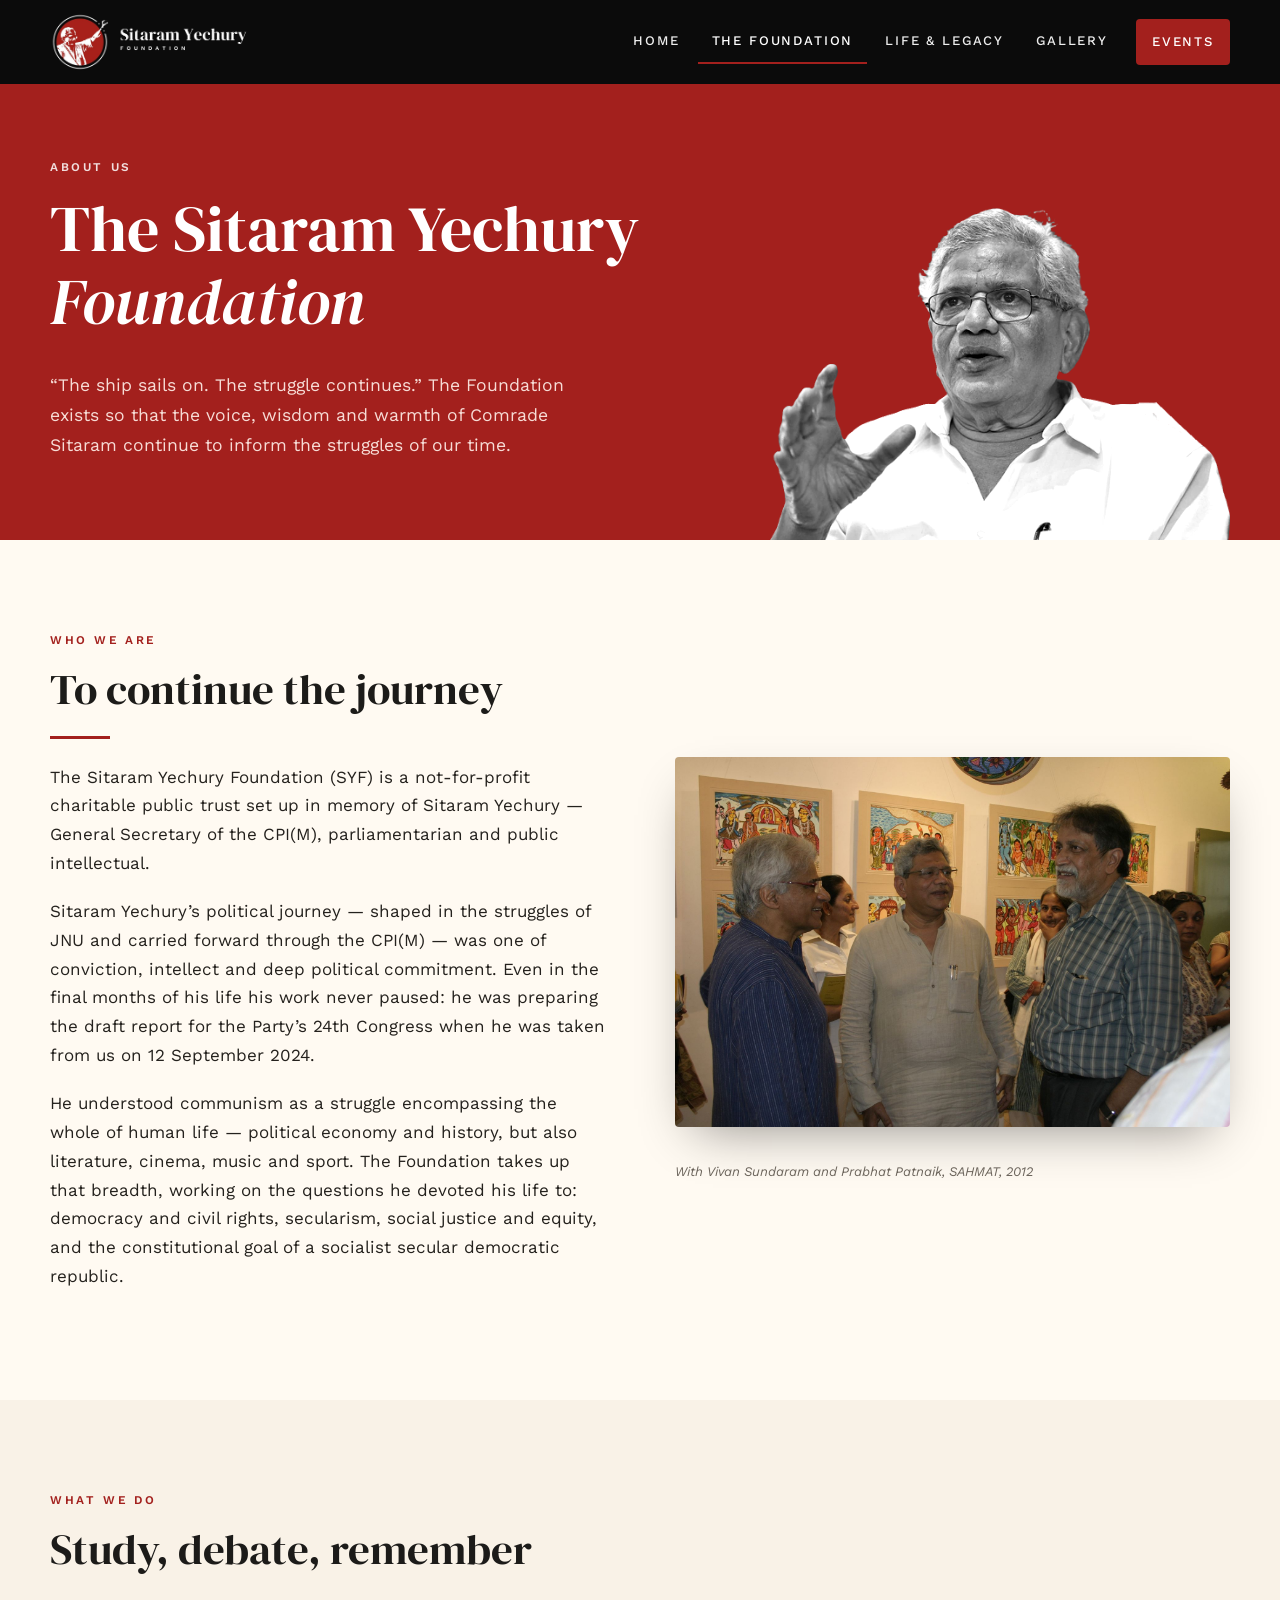
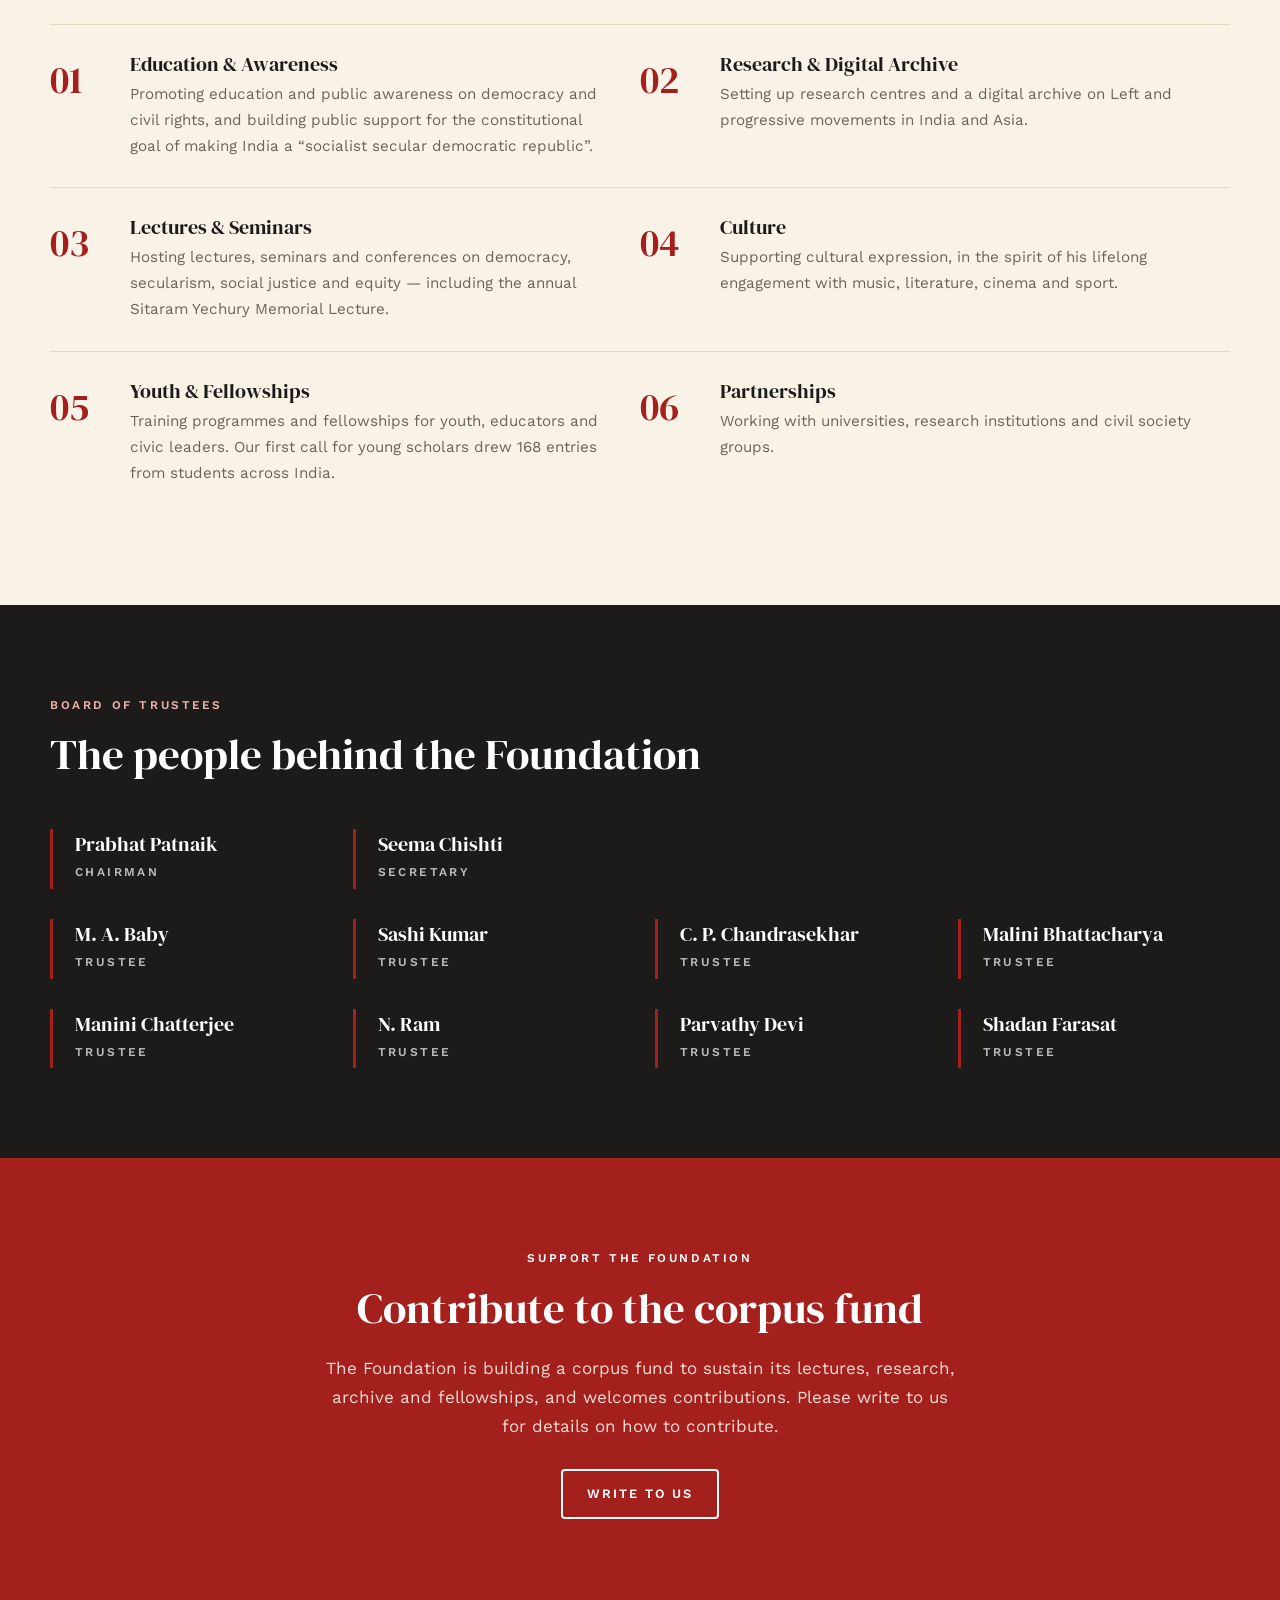
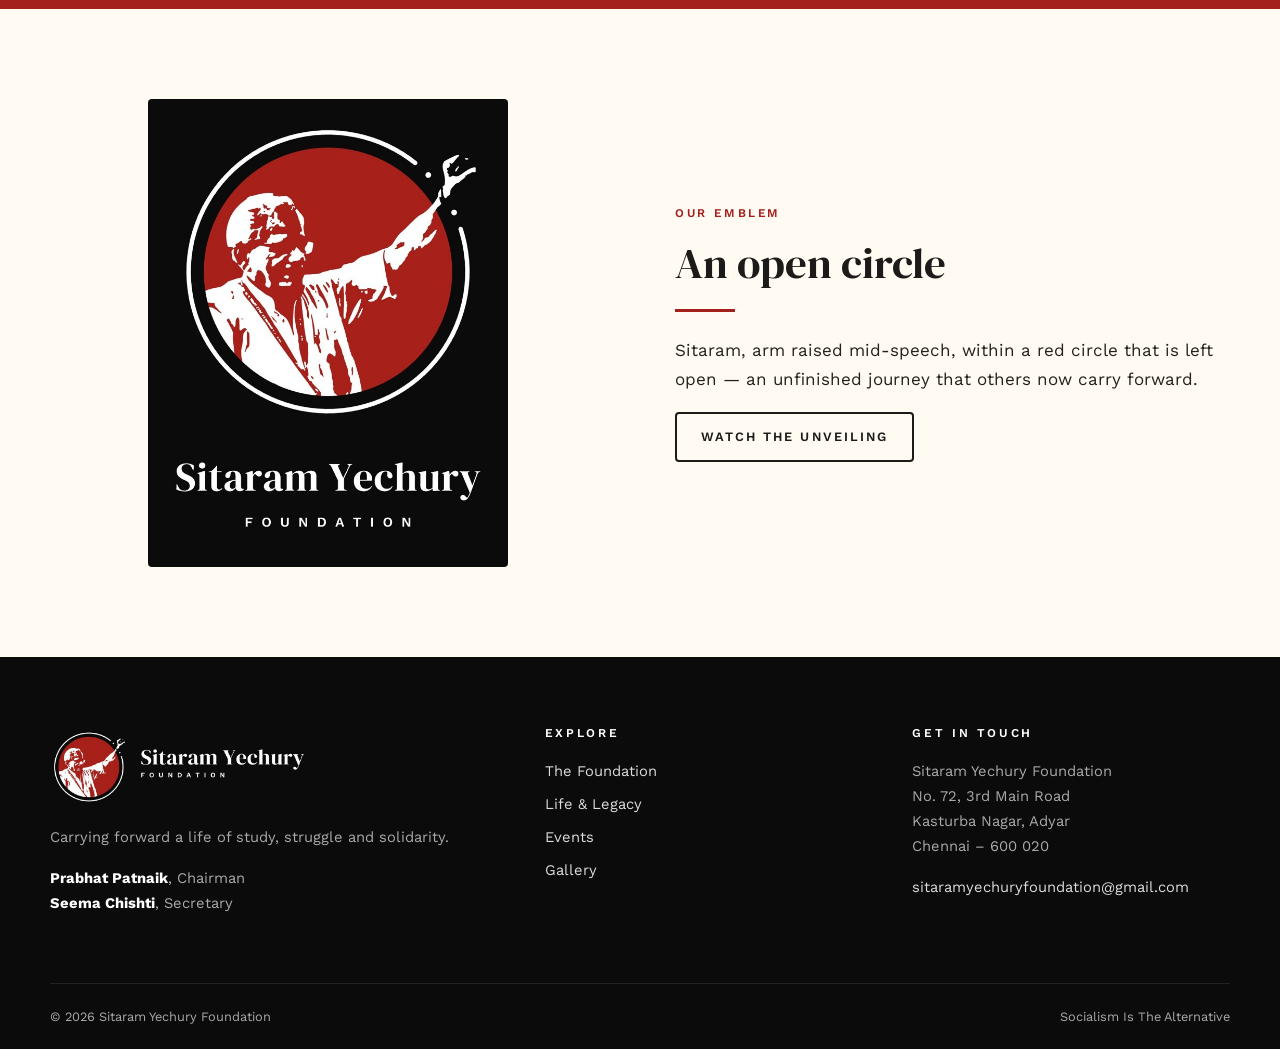
<file: about.html>
<!doctype html>
<html lang="en">
<head>
  <meta charset="utf-8">
  <meta name="viewport" content="width=device-width, initial-scale=1">
  <title>The Foundation · Sitaram Yechury Foundation</title>
  <meta name="description" content="About the Sitaram Yechury Foundation — its purpose, its work and the people behind it.">
  <meta name="theme-color" content="#0b0b0b">
  <link rel="icon" type="image/png" href="assets/img/favicon.png">
  <link rel="apple-touch-icon" href="assets/img/apple-touch-icon.png">
  <link rel="preconnect" href="https://fonts.googleapis.com">
  <link rel="preconnect" href="https://fonts.gstatic.com" crossorigin>
  <link href="https://fonts.googleapis.com/css2?family=DM+Serif+Display:ital@0;1&family=Work+Sans:wght@400;500;600;700&display=swap" rel="stylesheet">
  <link rel="stylesheet" href="assets/css/style.css">
</head>
<body>
<a class="skip" href="#main">Skip to content</a>

<header class="site-header">
  <div class="wrap">
    <a class="brand" href="index.html" aria-label="Sitaram Yechury Foundation — home"><img src="assets/img/logo-horizontal.jpg" alt="Sitaram Yechury Foundation" width="900" height="278"></a>
    <button class="menu-toggle" aria-expanded="false" aria-controls="nav">Menu</button>
    <nav class="nav" id="nav">
      <a href="index.html">Home</a>
      <a href="about.html" aria-current="page">The Foundation</a>
      <a href="life.html">Life &amp; Legacy</a>
      <a href="gallery.html">Gallery</a>
      <a class="btn" href="events.html">Events</a>
    </nav>
  </div>
</header>

<main id="main">
  <div class="page-hero">
    <div class="wrap">
      <div class="text">
        <span class="eyebrow">About Us</span>
        <h1>The Sitaram Yechury <em>Foundation</em></h1>
        <p>“The ship sails on. The struggle continues.” The Foundation exists so that the voice, wisdom and warmth of Comrade Sitaram continue to inform the struggles of our time.</p>
      </div>
      <img class="portrait cutout" src="assets/img/portrait-about.webp" alt="" width="1064" height="769">
    </div>
  </div>

  <section class="section-paper">
    <div class="wrap split">
      <div class="reveal">
        <span class="eyebrow">Who We Are</span>
        <h2>To continue the journey</h2>
        <hr class="rule">
        <p>The Sitaram Yechury Foundation (SYF) is a not-for-profit charitable public trust set up in memory of Sitaram Yechury — General Secretary of the CPI(M), parliamentarian and public intellectual.</p>
        <p>Sitaram Yechury’s political journey — shaped in the struggles of JNU and carried forward through the CPI(M) — was one of conviction, intellect and deep political commitment. Even in the final months of his life his work never paused: he was preparing the draft report for the Party’s 24th Congress when he was taken from us on 12 September 2024.</p>
        <p>He understood communism as a struggle encompassing the whole of human life — political economy and history, but also literature, cinema, music and sport. The Foundation takes up that breadth, working on the questions he devoted his life to: democracy and civil rights, secularism, social justice and equity, and the constitutional goal of a socialist secular democratic republic.</p>
      </div>
      <figure class="photo-frame reveal">
        <img src="assets/gallery/46-with-vivan-sundaram-and-prabhat-patnaik-sahmat-2012.jpg" alt="Sitaram Yechury with Vivan Sundaram and Prabhat Patnaik at SAHMAT, 2012" loading="lazy">
        <figcaption>With Vivan Sundaram and Prabhat Patnaik, SAHMAT, 2012</figcaption>
      </figure>
    </div>
  </section>

  <section>
    <div class="wrap">
      <div class="section-head reveal">
        <span class="eyebrow">What We Do</span>
        <h2>Study, debate, remember</h2>
      </div>
      <ul class="aim-list reveal">
        <li><h3>Education &amp; Awareness</h3><p>Promoting education and public awareness on democracy and civil rights, and building public support for the constitutional goal of making India a “socialist secular democratic republic”.</p></li>
        <li><h3>Research &amp; Digital Archive</h3><p>Setting up research centres and a digital archive on Left and progressive movements in India and Asia.</p></li>
        <li><h3>Lectures &amp; Seminars</h3><p>Hosting lectures, seminars and conferences on democracy, secularism, social justice and equity — including the annual Sitaram Yechury Memorial Lecture.</p></li>
        <li><h3>Culture</h3><p>Supporting cultural expression, in the spirit of his lifelong engagement with music, literature, cinema and sport.</p></li>
        <li><h3>Youth &amp; Fellowships</h3><p>Training programmes and fellowships for youth, educators and civic leaders. Our first call for young scholars drew 168 entries from students across India.</p></li>
        <li><h3>Partnerships</h3><p>Working with universities, research institutions and civil society groups.</p></li>
      </ul>
    </div>
  </section>

  <section class="section-dark on-dark">
    <div class="wrap">
      <div class="section-head reveal">
        <span class="eyebrow">Board of Trustees</span>
        <h2>The people behind the Foundation</h2>
      </div>
      <div class="people trustees reveal">
        <div class="person"><h3>Prabhat Patnaik</h3><span style="color:#bbb">Chairman</span></div>
        <div class="person"><h3>Seema Chishti</h3><span style="color:#bbb">Secretary</span></div>
      </div>
      <div class="people trustees reveal" style="margin-top:30px">
        <div class="person"><h3>M. A. Baby</h3><span style="color:#bbb">Trustee</span></div>
        <div class="person"><h3>Sashi Kumar</h3><span style="color:#bbb">Trustee</span></div>
        <div class="person"><h3>C. P. Chandrasekhar</h3><span style="color:#bbb">Trustee</span></div>
        <div class="person"><h3>Malini Bhattacharya</h3><span style="color:#bbb">Trustee</span></div>
        <div class="person"><h3>Manini Chatterjee</h3><span style="color:#bbb">Trustee</span></div>
        <div class="person"><h3>N. Ram</h3><span style="color:#bbb">Trustee</span></div>
        <div class="person"><h3>Parvathy Devi</h3><span style="color:#bbb">Trustee</span></div>
        <div class="person"><h3>Shadan Farasat</h3><span style="color:#bbb">Trustee</span></div>
      </div>
    </div>
  </section>

  <section class="section-red" id="support">
    <div class="wrap big-quote reveal">
      <span class="eyebrow" style="color:#fff">Support the Foundation</span>
      <h2>Contribute to the corpus fund</h2>
      <p style="color:#f7dcd6;max-width:640px;margin:0 auto 28px">The Foundation is building a corpus fund to sustain its lectures, research, archive and fellowships, and welcomes contributions. Please write to us for details on how to contribute.</p>
      <a class="btn ghost light" href="mailto:sitaramyechuryfoundation@gmail.com?subject=Contribution%20to%20the%20SYF%20corpus%20fund">Write to us</a>
    </div>
  </section>

  <section class="section-paper">
    <div class="wrap split reverse">
      <div class="reveal">
        <span class="eyebrow">Our Emblem</span>
        <h2>An open circle</h2>
        <hr class="rule">
        <p>Sitaram, arm raised mid-speech, within a red circle that is left open — an unfinished journey that others now carry forward.</p>
        <a class="btn ghost" href="index.html#emblem">Watch the unveiling</a>
      </div>
      <img class="reveal" src="assets/img/logo-stacked.jpg" alt="The Sitaram Yechury Foundation emblem" style="max-width:360px;justify-self:center;border-radius:4px" loading="lazy">
    </div>
  </section>
</main>

<footer class="site-footer">
  <div class="wrap cols">
    <div>
      <img class="logo" src="assets/img/logo-horizontal.jpg" alt="Sitaram Yechury Foundation" loading="lazy">
      <p>Carrying forward a life of study, struggle and solidarity.</p>
      <p><strong style="color:#fff">Prabhat Patnaik</strong>, Chairman<br><strong style="color:#fff">Seema Chishti</strong>, Secretary</p>
    </div>
    <div>
      <h4>Explore</h4>
      <ul>
        <li><a href="about.html">The Foundation</a></li>
        <li><a href="life.html">Life &amp; Legacy</a></li>
        <li><a href="events.html">Events</a></li>
        <li><a href="gallery.html">Gallery</a></li>
      </ul>
    </div>
    <div>
      <h4>Get in Touch</h4>
      <address style="font-style:normal;margin-bottom:1.1em">Sitaram Yechury Foundation<br>No. 72, 3rd Main Road<br>Kasturba Nagar, Adyar<br>Chennai – 600 020</address>
      <p><a href="mailto:sitaramyechuryfoundation@gmail.com">sitaramyechuryfoundation@gmail.com</a></p>
    </div>
  </div>
  <div class="wrap bottom">
    <span>&copy; <span data-year>2026</span> Sitaram Yechury Foundation</span>
    <span>Socialism Is The Alternative</span>
  </div>
</footer>

<script src="assets/js/main.js"></script>
</body>
</html>
</file>
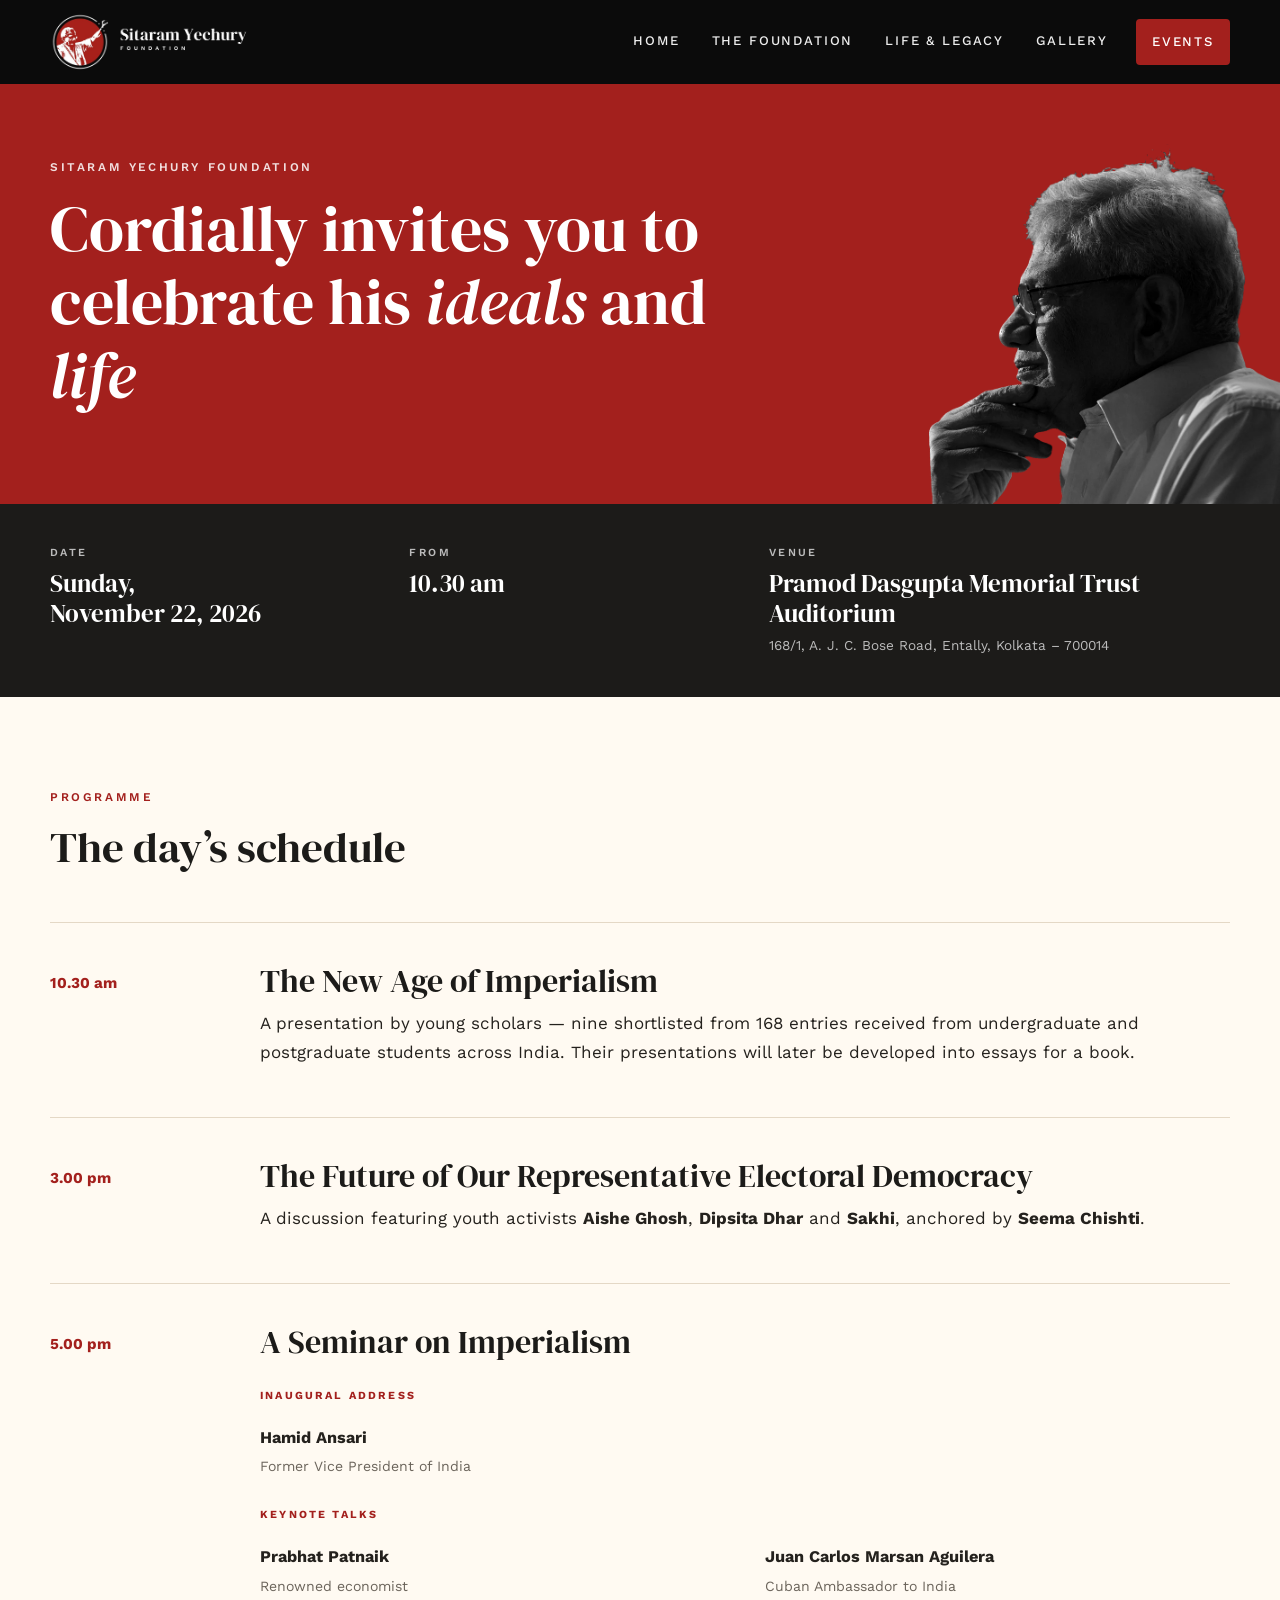
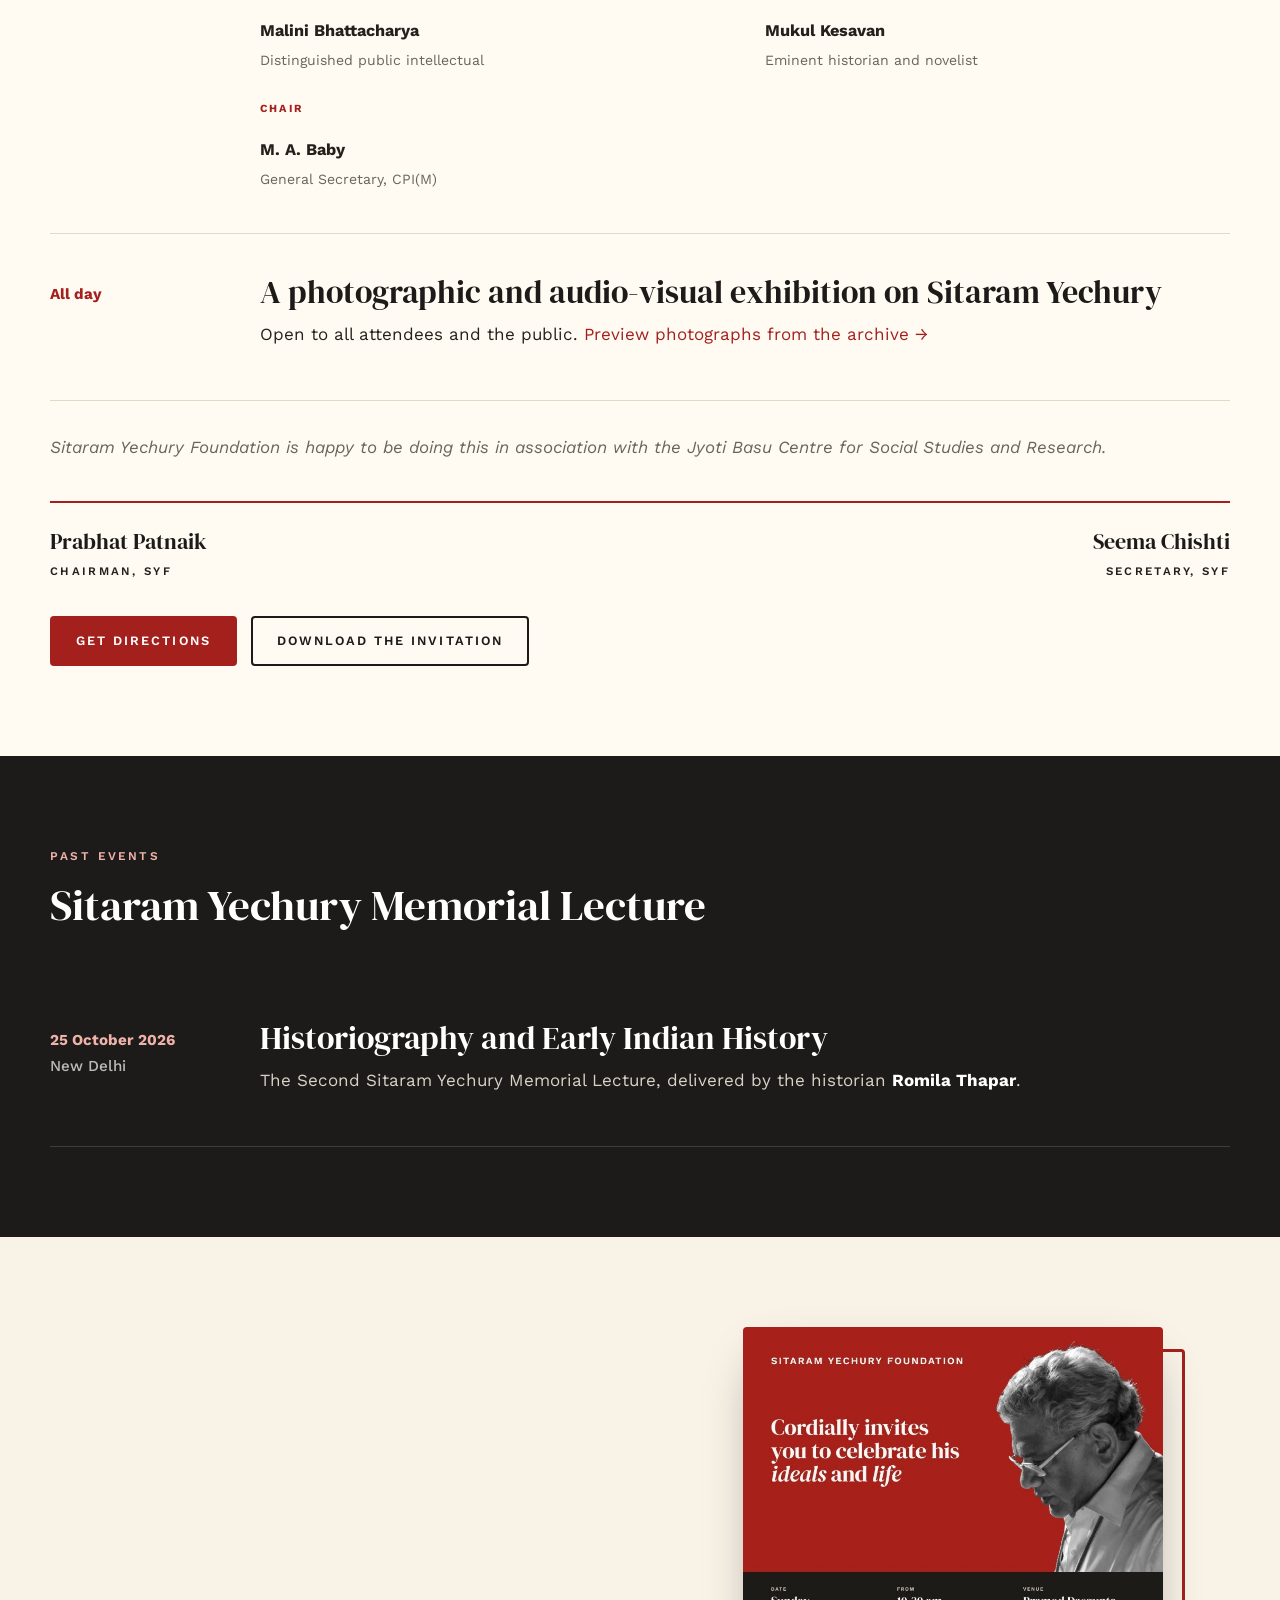
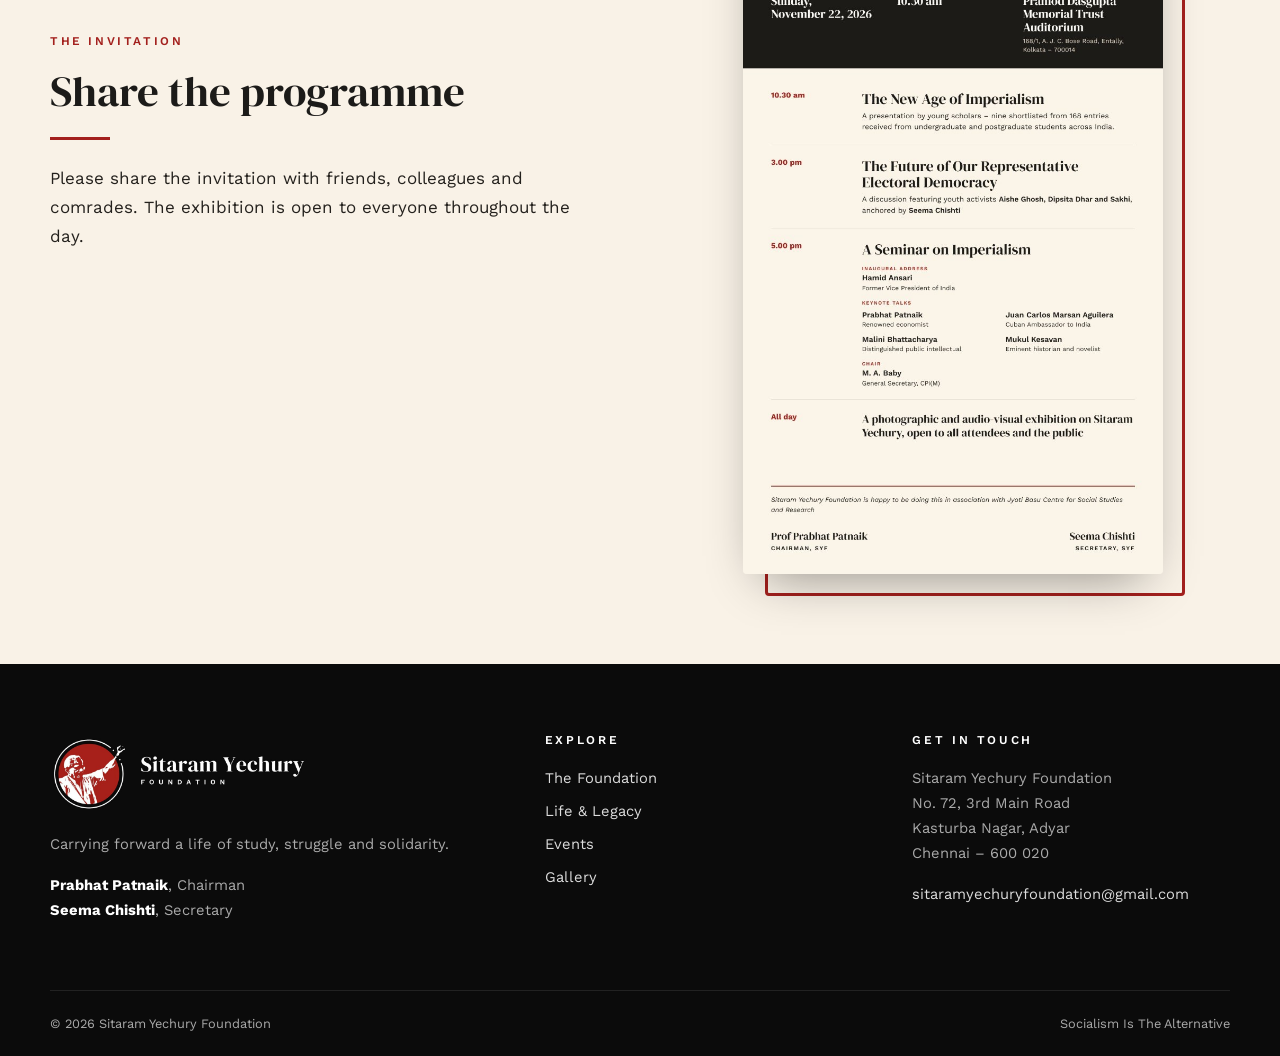
<file: events.html>
<!doctype html>
<html lang="en">
<head>
  <meta charset="utf-8">
  <meta name="viewport" content="width=device-width, initial-scale=1">
  <title>Events · Sitaram Yechury Foundation</title>
  <meta name="description" content="Sunday, 22 November 2026, Kolkata — the Sitaram Yechury Foundation invites you to celebrate his ideals and life.">
  <meta property="og:title" content="Celebrating his ideals and life — 22 November 2026, Kolkata">
  <meta property="og:image" content="assets/img/programme-22-nov-2026.jpg">
  <meta name="theme-color" content="#0b0b0b">
  <link rel="icon" type="image/png" href="assets/img/favicon.png">
  <link rel="apple-touch-icon" href="assets/img/apple-touch-icon.png">
  <link rel="preconnect" href="https://fonts.googleapis.com">
  <link rel="preconnect" href="https://fonts.gstatic.com" crossorigin>
  <link href="https://fonts.googleapis.com/css2?family=DM+Serif+Display:ital@0;1&family=Work+Sans:wght@400;500;600;700&display=swap" rel="stylesheet">
  <link rel="stylesheet" href="assets/css/style.css">
</head>
<body>
<a class="skip" href="#main">Skip to content</a>

<header class="site-header">
  <div class="wrap">
    <a class="brand" href="index.html" aria-label="Sitaram Yechury Foundation — home"><img src="assets/img/logo-horizontal.jpg" alt="Sitaram Yechury Foundation" width="900" height="278"></a>
    <button class="menu-toggle" aria-expanded="false" aria-controls="nav">Menu</button>
    <nav class="nav" id="nav">
      <a href="index.html">Home</a>
      <a href="about.html">The Foundation</a>
      <a href="life.html">Life &amp; Legacy</a>
      <a href="gallery.html">Gallery</a>
      <a class="btn" href="events.html" aria-current="page">Events</a>
    </nav>
  </div>
</header>

<main id="main">

  <div class="page-hero">
    <div class="wrap">
      <div class="text">
        <span class="eyebrow">Sitaram Yechury Foundation</span>
        <h1>Cordially invites you to celebrate his <em>ideals</em> and <em>life</em></h1>
      </div>
      <img class="portrait cutout bleed-right" src="assets/img/portrait-events.webp" alt="">
    </div>
  </div>

  <div class="venue-bar">
    <div class="wrap">
      <div><b>Date</b><div class="v">Sunday,<br>November 22, 2026</div></div>
      <div><b>From</b><div class="v">10.30 am</div></div>
      <div><b>Venue</b><div class="v">Pramod Dasgupta Memorial Trust Auditorium</div><small>168/1, A. J. C. Bose Road, Entally, Kolkata – 700014</small></div>
    </div>
  </div>

  <section class="section-paper">
    <div class="wrap">
      <div class="section-head">
        <span class="eyebrow">Programme</span>
        <h2>The day’s schedule</h2>
      </div>

      <div class="programme">
        <div class="prog-item reveal">
          <div class="time">10.30 am</div>
          <div>
            <h3>The New Age of Imperialism</h3>
            <p>A presentation by young scholars — nine shortlisted from 168 entries received from undergraduate and postgraduate students across India. Their presentations will later be developed into essays for a book.</p>
          </div>
        </div>

        <div class="prog-item reveal">
          <div class="time">3.00 pm</div>
          <div>
            <h3>The Future of Our Representative Electoral Democracy</h3>
            <p>A discussion featuring youth activists <strong>Aishe Ghosh</strong>, <strong>Dipsita Dhar</strong> and <strong>Sakhi</strong>, anchored by <strong>Seema Chishti</strong>.</p>
          </div>
        </div>

        <div class="prog-item reveal">
          <div class="time">5.00 pm</div>
          <div>
            <h3>A Seminar on Imperialism</h3>
            <div class="speakers">
              <span class="role">Inaugural Address</span>
              <div><b>Hamid Ansari</b><small>Former Vice President of India</small></div>
              <span class="role">Keynote Talks</span>
              <div><b>Prabhat Patnaik</b><small>Renowned economist</small></div>
              <div><b>Juan Carlos Marsan Aguilera</b><small>Cuban Ambassador to India</small></div>
              <div><b>Malini Bhattacharya</b><small>Distinguished public intellectual</small></div>
              <div><b>Mukul Kesavan</b><small>Eminent historian and novelist</small></div>
              <span class="role">Chair</span>
              <div><b>M. A. Baby</b><small>General Secretary, CPI(M)</small></div>
            </div>
          </div>
        </div>

        <div class="prog-item reveal">
          <div class="time">All day</div>
          <div>
            <h3>A photographic and audio-visual exhibition on Sitaram Yechury</h3>
            <p>Open to all attendees and the public. <a href="gallery.html">Preview photographs from the archive &rarr;</a></p>
          </div>
        </div>
      </div>

      <p class="mt-2 muted"><em>Sitaram Yechury Foundation is happy to be doing this in association with the Jyoti Basu Centre for Social Studies and Research.</em></p>

      <div class="signatories">
        <div><h4>Prabhat Patnaik</h4><span>Chairman, SYF</span></div>
        <div style="text-align:right"><h4>Seema Chishti</h4><span>Secretary, SYF</span></div>
      </div>

      <div class="btn-row mt-2">
        <a class="btn" href="https://maps.google.com/?q=Pramod+Dasgupta+Bhavan,+168/1+AJC+Bose+Road,+Kolkata+700014" target="_blank" rel="noopener">Get Directions</a>
        <a class="btn ghost" href="assets/img/programme-22-nov-2026.jpg" download>Download the Invitation</a>
      </div>
    </div>
  </section>

  <section class="section-dark on-dark">
    <div class="wrap">
      <div class="section-head reveal">
        <span class="eyebrow">Past Events</span>
        <h2>Sitaram Yechury Memorial Lecture</h2>
      </div>
      <div class="prog-item reveal" style="border-color:rgba(255,255,255,.15)">
        <div class="time" style="color:#f0b3a9">25 October 2026<br><span style="color:#bbb;font-weight:500">New Delhi</span></div>
        <div>
          <h3>Historiography and Early Indian History</h3>
          <p style="color:#d9d2c7">The Second Sitaram Yechury Memorial Lecture, delivered by the historian <strong style="color:#fff">Romila Thapar</strong>.</p>
        </div>
      </div>
    </div>
  </section>

  <section>
    <div class="wrap split">
      <div class="reveal">
        <span class="eyebrow">The Invitation</span>
        <h2>Share the programme</h2>
        <hr class="rule">
        <p>Please share the invitation with friends, colleagues and comrades. The exhibition is open to everyone throughout the day.</p>
      </div>
      <figure class="photo-frame reveal" style="max-width:420px;justify-self:center">
        <a href="assets/img/programme-22-nov-2026.jpg" target="_blank" rel="noopener"><img src="assets/img/programme-22-nov-2026.jpg" alt="Programme invitation for 22 November 2026" loading="lazy"></a>
      </figure>
    </div>
  </section>

</main>

<footer class="site-footer">
  <div class="wrap cols">
    <div>
      <img class="logo" src="assets/img/logo-horizontal.jpg" alt="Sitaram Yechury Foundation" loading="lazy">
      <p>Carrying forward a life of study, struggle and solidarity.</p>
      <p><strong style="color:#fff">Prabhat Patnaik</strong>, Chairman<br><strong style="color:#fff">Seema Chishti</strong>, Secretary</p>
    </div>
    <div>
      <h4>Explore</h4>
      <ul>
        <li><a href="about.html">The Foundation</a></li>
        <li><a href="life.html">Life &amp; Legacy</a></li>
        <li><a href="events.html">Events</a></li>
        <li><a href="gallery.html">Gallery</a></li>
      </ul>
    </div>
    <div>
      <h4>Get in Touch</h4>
      <address style="font-style:normal;margin-bottom:1.1em">Sitaram Yechury Foundation<br>No. 72, 3rd Main Road<br>Kasturba Nagar, Adyar<br>Chennai – 600 020</address>
      <p><a href="mailto:sitaramyechuryfoundation@gmail.com">sitaramyechuryfoundation@gmail.com</a></p>
    </div>
  </div>
  <div class="wrap bottom">
    <span>&copy; <span data-year>2026</span> Sitaram Yechury Foundation</span>
    <span>Socialism Is The Alternative</span>
  </div>
</footer>

<script src="assets/js/main.js"></script>
</body>
</html>
</file>
<file: assets/css/style.css>
/* Sitaram Yechury Foundation — palette taken from the 22 Nov 2026 programme */
:root {
  --red: #a3201d;
  --red-dark: #7e1714;
  --red-soft: #f3dcd6;
  --ink: #0b0b0b;
  --ink-2: #1c1b19;
  --cream: #f9f2e7;
  --paper: #fffaf2;
  --text: #24211d;
  --muted: #6b645b;
  --line: #e4d8c6;
  --serif: "DM Serif Display", Georgia, "Times New Roman", serif;
  --sans: "Work Sans", system-ui, -apple-system, "Segoe UI", Roboto, sans-serif;
  --wrap: 1180px;
  --radius: 4px;
}

*, *::before, *::after { box-sizing: border-box; }
html { scroll-behavior: smooth; }
body {
  margin: 0;
  font-family: var(--sans);
  font-size: 17px;
  line-height: 1.7;
  color: var(--text);
  background: var(--cream);
  -webkit-font-smoothing: antialiased;
}
img, video { max-width: 100%; display: block; }
a { color: var(--red); text-decoration: none; }
a:hover { text-decoration: underline; }
h1, h2, h3, h4 { font-family: var(--serif); font-weight: 400; line-height: 1.15; color: var(--ink-2); margin: 0 0 .5em; }
h1 { font-size: clamp(2.3rem, 5vw, 4rem); }
h2 { font-size: clamp(1.8rem, 3.4vw, 2.7rem); }
h3 { font-size: 1.45rem; }
p { margin: 0 0 1.1em; }
em.hl { font-style: italic; }

.wrap { width: min(var(--wrap), 100% - 40px); margin-inline: auto; }
.eyebrow {
  font-family: var(--sans); font-size: .74rem; font-weight: 600; letter-spacing: .22em;
  text-transform: uppercase; color: var(--red); margin-bottom: .9rem; display: block;
}
.on-dark .eyebrow, .eyebrow.light { color: #f0b3a9; }
.skip { position: absolute; left: -9999px; }
.skip:focus { left: 10px; top: 10px; background: #fff; padding: 8px 12px; z-index: 999; }

/* ---------- Top strip + header ---------- */
.topbar { background: var(--red); color: #fff; font-size: .82rem; }
.topbar .wrap { display: flex; justify-content: space-between; gap: 12px; padding: 7px 0; flex-wrap: wrap; }
.topbar a { color: #fff; font-weight: 600; }

.site-header { background: var(--ink); position: sticky; top: 0; z-index: 50; border-bottom: 3px solid var(--red); }
.site-header .wrap { display: flex; align-items: center; justify-content: space-between; min-height: 84px; gap: 20px; }
.brand img { height: 62px; width: auto; }
.nav { display: flex; gap: 4px; align-items: center; }
.nav a {
  color: #eee; font-size: .82rem; font-weight: 500; letter-spacing: .14em; text-transform: uppercase;
  padding: 10px 14px; border-bottom: 2px solid transparent; text-decoration: none;
}
.nav a:hover, .nav a[aria-current="page"] { color: #fff; border-bottom-color: var(--red); }
.nav .btn { margin-left: 10px; }
.menu-toggle { display: none; background: none; border: 1px solid #555; color: #fff; padding: 8px 12px; font: inherit; cursor: pointer; border-radius: var(--radius); }

@media (max-width: 920px) {
  .menu-toggle { display: block; }
  .nav { position: absolute; top: 100%; left: 0; right: 0; background: var(--ink); flex-direction: column; align-items: stretch; padding: 10px 20px 20px; display: none; border-bottom: 3px solid var(--red); }
  .nav.open { display: flex; }
  .nav a { padding: 12px 4px; border-bottom: 1px solid #222; }
  .nav .btn { margin: 12px 0 0; text-align: center; }
  .brand img { height: 50px; }
}

/* ---------- Buttons ---------- */
.btn {
  display: inline-block; background: var(--red); color: #fff !important; padding: 12px 24px;
  font-size: .8rem; font-weight: 600; letter-spacing: .16em; text-transform: uppercase;
  border-radius: var(--radius); border: 2px solid var(--red); text-decoration: none !important; transition: .2s;
}
.btn:hover { background: var(--red-dark); border-color: var(--red-dark); }
.btn.ghost { background: transparent; color: var(--ink-2) !important; border-color: var(--ink-2); }
.btn.ghost:hover { background: var(--ink-2); color: #fff !important; }
.on-dark .btn.ghost, .btn.ghost.light { color: #fff !important; border-color: #fff; }
.on-dark .btn.ghost:hover, .btn.ghost.light:hover { background: #fff; color: var(--ink) !important; }
.btn-row { display: flex; gap: 14px; flex-wrap: wrap; }

/* ---------- Hero slider ---------- */
.hero { position: relative; background: var(--ink); color: #fff; min-height: min(88vh, 760px); overflow: hidden; display: flex; align-items: flex-end; }
.hero .slide { position: absolute; inset: 0; opacity: 0; transition: opacity 1.4s ease; }
.hero .slide.active { opacity: 1; }
.hero .slide img { width: 100%; height: 100%; object-fit: cover; filter: grayscale(.25) contrast(1.05); transform: scale(1.04); transition: transform 8s ease; }
.hero .slide.active img { transform: scale(1); }
.hero::after { content: ""; position: absolute; inset: 0; background: linear-gradient(90deg, rgba(11,11,11,.92) 0%, rgba(11,11,11,.65) 45%, rgba(11,11,11,.1) 100%), linear-gradient(0deg, rgba(11,11,11,.8), transparent 50%); }
.hero-content { position: relative; z-index: 2; padding: 120px 0 90px; }
.hero h1 { color: #fff; max-width: 720px; }
.hero h1 em { color: #f0b3a9; }
.hero .lede { font-size: 1.15rem; max-width: 560px; color: #ddd; margin-bottom: 2rem; }
.hero .dates { font-family: var(--serif); font-size: 1.3rem; color: #f0b3a9; margin-bottom: 1rem; }
.hero-dots { position: absolute; z-index: 3; bottom: 30px; right: 30px; display: flex; gap: 8px; }
.hero-dots button { width: 34px; height: 4px; border: 0; background: rgba(255,255,255,.35); cursor: pointer; padding: 0; }
.hero-dots button.active { background: var(--red); }
.hero-caption { position: absolute; z-index: 3; bottom: 44px; right: 30px; font-size: .78rem; color: #bbb; max-width: 340px; text-align: right; }

/* Page hero (inner pages) */
.page-hero { background: var(--red); color: #fff; position: relative; overflow: hidden; }
.page-hero .wrap { display: grid; grid-template-columns: 1.2fr .8fr; align-items: end; gap: 30px; min-height: 340px; }
.page-hero .text { padding: 70px 0 60px; }
.page-hero h1 { color: #fff; }
.page-hero h1 em { font-style: italic; }
.page-hero p { color: #f7dcd6; max-width: 560px; font-size: 1.1rem; }
.page-hero .eyebrow { color: #fff; opacity: .85; }
.page-hero .portrait { align-self: end; justify-self: end; max-height: 380px; filter: grayscale(1) contrast(1.1); mix-blend-mode: luminosity; }
@media (max-width: 800px) {
  .page-hero .wrap { grid-template-columns: 1fr; min-height: 0; }
  .page-hero .portrait { display: none; }
}

/* ---------- Sections ---------- */
section { padding: 90px 0; }
.section-paper { background: var(--paper); }
.section-dark { background: var(--ink-2); color: #e6e0d6; }
.section-dark h2, .section-dark h3 { color: #fff; }
.section-red { background: var(--red); color: #fff; }
.section-red h2, .section-red h3 { color: #fff; }
.section-head { max-width: 760px; margin-bottom: 50px; }
.section-head.center { margin-inline: auto; text-align: center; }
.rule { width: 60px; height: 3px; background: var(--red); border: 0; margin: 0 0 24px; }
.center .rule { margin-inline: auto; }

.split { display: grid; grid-template-columns: 1fr 1fr; gap: 70px; align-items: center; }
.split.reverse > :first-child { order: 2; }
@media (max-width: 860px) { .split { grid-template-columns: 1fr; gap: 36px; } .split.reverse > :first-child { order: 0; } }

.photo-frame { position: relative; }
.photo-frame img { width: 100%; border-radius: var(--radius); box-shadow: 0 20px 50px -20px rgba(0,0,0,.45); }
.photo-frame::before { content: ""; position: absolute; inset: 22px -22px -22px 22px; border: 3px solid var(--red); border-radius: var(--radius); z-index: -1; }
.photo-frame figcaption { font-size: .82rem; color: var(--muted); margin-top: 34px; font-style: italic; }
figure { margin: 0; }

/* ---------- Event card ---------- */
.event-card { display: grid; grid-template-columns: 300px 1fr; background: #fff; border-radius: var(--radius); overflow: hidden; box-shadow: 0 24px 60px -30px rgba(0,0,0,.4); }
.event-card .date-block { background: var(--ink-2); color: #fff; padding: 40px 34px; display: flex; flex-direction: column; justify-content: space-between; gap: 24px; }
.event-card .day { font-family: var(--serif); font-size: 5.5rem; line-height: .9; color: #fff; }
.event-card .month { font-size: .8rem; letter-spacing: .25em; text-transform: uppercase; color: #f0b3a9; }
.event-card .body { padding: 42px 46px; }
.event-card .meta { display: grid; grid-template-columns: repeat(3, auto); gap: 26px; margin: 22px 0 28px; font-size: .92rem; }
.event-card .meta b { display: block; font-size: .68rem; letter-spacing: .2em; text-transform: uppercase; color: var(--red); }
@media (max-width: 760px) {
  .event-card { grid-template-columns: 1fr; }
  .event-card .body { padding: 30px 24px; }
  .event-card .meta { grid-template-columns: 1fr; gap: 14px; }
}
.countdown { display: flex; gap: 18px; }
.countdown div { text-align: center; }
.countdown span { display: block; font-family: var(--serif); font-size: 2.1rem; line-height: 1; }
.countdown small { font-size: .62rem; letter-spacing: .2em; text-transform: uppercase; color: #aaa; }

/* ---------- Facts strip ---------- */
.facts { display: grid; grid-template-columns: repeat(6, 1fr); gap: 0; border-top: 1px solid rgba(255,255,255,.15); }
.facts div { padding: 30px 20px; border-right: 1px solid rgba(255,255,255,.15); }
.facts div:last-child { border-right: 0; }
.facts .yr { font-family: var(--serif); font-size: 2.4rem; color: #fff; line-height: 1; }
.facts p { font-size: .9rem; margin: .6em 0 0; color: #cfc8bd; line-height: 1.5; }
@media (max-width: 960px) { .facts { grid-template-columns: repeat(3, 1fr); } .facts div:nth-child(3n) { border-right: 0; } .facts div { border-bottom: 1px solid rgba(255,255,255,.15); } }
@media (max-width: 560px) { .facts { grid-template-columns: repeat(2, 1fr); } .facts div:nth-child(3n) { border-right: 1px solid rgba(255,255,255,.15); } .facts div:nth-child(2n) { border-right: 0; } }

/* ---------- Quote ---------- */
.big-quote { text-align: center; max-width: 900px; margin: 0 auto; }
.big-quote blockquote { margin: 0; font-family: var(--serif); font-size: clamp(1.6rem, 3.2vw, 2.5rem); line-height: 1.3; color: #fff; }
.big-quote blockquote::before { content: "\201C"; display: block; font-size: 5rem; line-height: .6; color: rgba(255,255,255,.4); margin-bottom: 10px; }
.big-quote cite { display: block; margin-top: 24px; font-style: normal; font-size: .8rem; letter-spacing: .2em; text-transform: uppercase; color: #f7dcd6; }
.sita { font-family: var(--serif); font-size: clamp(2.4rem, 6vw, 4.6rem); color: #fff; line-height: 1.05; margin-bottom: 18px; }
.sita s { text-decoration-thickness: 4px; text-decoration-color: rgba(255,255,255,.5); color: rgba(255,255,255,.55); }

/* ---------- Cards ---------- */
.cards { display: grid; grid-template-columns: repeat(3, 1fr); gap: 28px; }
@media (max-width: 900px) { .cards { grid-template-columns: 1fr 1fr; } }
@media (max-width: 600px) { .cards { grid-template-columns: 1fr; } }
.card { background: #fff; border-radius: var(--radius); overflow: hidden; display: flex; flex-direction: column; border-bottom: 3px solid var(--red); transition: transform .25s, box-shadow .25s; color: inherit; }
.card:hover { transform: translateY(-4px); box-shadow: 0 20px 40px -24px rgba(0,0,0,.45); text-decoration: none; }
.card img { aspect-ratio: 4/3; object-fit: cover; width: 100%; filter: grayscale(.15); }
.card .card-body { padding: 26px 26px 30px; }
.card h3 { margin-bottom: .4em; }
.card p { color: var(--muted); font-size: .95rem; margin: 0; }
.card .more { display: inline-block; margin-top: 14px; font-size: .74rem; letter-spacing: .18em; text-transform: uppercase; font-weight: 600; color: var(--red); }

.aim-list { display: grid; grid-template-columns: repeat(2, 1fr); gap: 0; counter-reset: aim; }
.aim-list li { list-style: none; padding: 28px 30px 28px 80px; position: relative; border-top: 1px solid var(--line); }
.aim-list li::before { counter-increment: aim; content: counter(aim, decimal-leading-zero); position: absolute; left: 0; top: 22px; font-family: var(--serif); font-size: 2.4rem; color: var(--red); }
.aim-list h3 { font-size: 1.25rem; margin-bottom: .3em; }
.aim-list p { margin: 0; color: var(--muted); font-size: .95rem; }
@media (max-width: 760px) { .aim-list { grid-template-columns: 1fr; } }
ul.aim-list { padding: 0; margin: 0; }

.people { display: grid; grid-template-columns: repeat(2, 1fr); gap: 30px; max-width: 760px; }
.person { border-left: 3px solid var(--red); padding: 4px 0 4px 22px; }
.person h3 { margin: 0; font-size: 1.25rem; }
.person span { font-size: .75rem; letter-spacing: .2em; text-transform: uppercase; color: var(--muted); font-weight: 600; }
@media (max-width: 560px) { .people { grid-template-columns: 1fr; } }

/* ---------- Programme (event page) ---------- */
.programme { border-top: 1px solid var(--line); }
.prog-item { display: grid; grid-template-columns: 180px 1fr; gap: 30px; padding: 40px 0; border-bottom: 1px solid var(--line); }
.prog-item .time { font-weight: 700; color: var(--red); font-size: .95rem; padding-top: 8px; }
.prog-item h3 { font-size: 2rem; margin-bottom: .3em; }
.prog-item p { margin: 0 0 .6em; }
.speakers { display: grid; grid-template-columns: 1fr 1fr; gap: 18px 40px; margin-top: 18px; }
.speakers .role { grid-column: 1 / -1; font-size: .68rem; letter-spacing: .2em; text-transform: uppercase; font-weight: 700; color: var(--red); margin-top: 8px; }
.speakers b { display: block; font-size: 1.02rem; }
.speakers small { color: var(--muted); font-size: .88rem; }
@media (max-width: 680px) { .prog-item { grid-template-columns: 1fr; gap: 6px; } .speakers { grid-template-columns: 1fr; } }

.venue-bar { background: var(--ink-2); color: #fff; }
.venue-bar .wrap { display: grid; grid-template-columns: 1fr 1fr 1.4fr; gap: 30px; padding: 40px 0; }
.venue-bar b { display: block; font-size: .68rem; letter-spacing: .22em; text-transform: uppercase; color: #bbb; font-weight: 600; margin-bottom: 6px; }
.venue-bar .v { font-family: var(--serif); font-size: 1.55rem; line-height: 1.2; }
.venue-bar small { display: block; color: #bbb; margin-top: 6px; font-size: .85rem; }
@media (max-width: 760px) { .venue-bar .wrap { grid-template-columns: 1fr; } }

.signatories { display: flex; justify-content: space-between; gap: 20px; flex-wrap: wrap; border-top: 2px solid var(--red); padding-top: 26px; margin-top: 40px; }
.signatories h4 { margin: 0; font-size: 1.4rem; }
.signatories span { font-size: .72rem; letter-spacing: .2em; text-transform: uppercase; font-weight: 600; }

/* ---------- Life page ---------- */
.chapter-nav { position: sticky; top: 87px; z-index: 20; background: var(--paper); border-bottom: 1px solid var(--line); }
.chapter-nav .wrap { display: flex; gap: 6px; overflow-x: auto; padding: 0; scrollbar-width: none; }
.chapter-nav a { white-space: nowrap; font-size: .76rem; letter-spacing: .14em; text-transform: uppercase; font-weight: 600; color: var(--muted); padding: 16px 14px; border-bottom: 2px solid transparent; text-decoration: none; }
.chapter-nav a:hover, .chapter-nav a.active { color: var(--red); border-bottom-color: var(--red); }
@media (max-width: 920px) { .chapter-nav { top: 72px; } }

.chapter { padding: 90px 0; border-bottom: 1px solid var(--line); scroll-margin-top: 140px; }
.chapter:nth-of-type(even) { background: var(--paper); }
.chapter .num { font-family: var(--serif); font-size: 1rem; color: var(--red); display: block; margin-bottom: 8px; }
.prose { max-width: 680px; }
.prose p:first-of-type::first-letter { font-family: var(--serif); float: left; font-size: 4.2rem; line-height: .85; padding: 6px 10px 0 0; color: var(--red); }
.pull { border-left: 4px solid var(--red); padding: 6px 0 6px 26px; margin: 34px 0; font-family: var(--serif); font-size: 1.55rem; line-height: 1.35; color: var(--ink-2); }
.pull cite { display: block; font-family: var(--sans); font-size: .78rem; font-style: normal; letter-spacing: .14em; text-transform: uppercase; color: var(--muted); margin-top: 12px; }
.ch-grid { display: grid; grid-template-columns: 1fr 380px; gap: 70px; align-items: start; }
.ch-grid aside { position: sticky; top: 160px; }
.ch-grid aside figure + figure { margin-top: 26px; }
.ch-grid aside img { border-radius: var(--radius); width: 100%; }
.ch-grid aside figcaption { font-size: .8rem; color: var(--muted); margin-top: 8px; font-style: italic; line-height: 1.5; }
@media (max-width: 960px) { .ch-grid { grid-template-columns: 1fr; gap: 30px; } .ch-grid aside { position: static; display: grid; grid-template-columns: 1fr 1fr; gap: 16px; } .ch-grid aside figure + figure { margin-top: 0; } }

.timeline { position: relative; max-width: 900px; margin: 0 auto; padding: 0; list-style: none; }
.timeline::before { content: ""; position: absolute; left: 110px; top: 0; bottom: 0; width: 2px; background: rgba(255,255,255,.18); }
.timeline li { display: grid; grid-template-columns: 110px 1fr; gap: 40px; padding: 18px 0; position: relative; }
.timeline li::before { content: ""; position: absolute; left: 104px; top: 30px; width: 14px; height: 14px; border-radius: 50%; background: var(--red); border: 3px solid var(--ink-2); }
.timeline .y { font-family: var(--serif); font-size: 1.6rem; color: #fff; text-align: right; padding-right: 6px; }
.timeline p { margin: 6px 0 0; color: #d9d2c7; }
@media (max-width: 600px) {
  .timeline::before { left: 8px; } .timeline li { grid-template-columns: 1fr; gap: 0; padding-left: 36px; }
  .timeline li::before { left: 2px; top: 26px; } .timeline .y { text-align: left; }
}

/* ---------- Gallery ---------- */
.filters { display: flex; flex-wrap: wrap; gap: 10px; justify-content: center; margin-bottom: 40px; }
.filters button { font: inherit; font-size: .76rem; letter-spacing: .14em; text-transform: uppercase; font-weight: 600; padding: 10px 18px; border: 1px solid var(--line); background: #fff; color: var(--ink-2); border-radius: 30px; cursor: pointer; transition: .2s; }
.filters button:hover { border-color: var(--red); color: var(--red); }
.filters button.active { background: var(--red); border-color: var(--red); color: #fff; }
.masonry { columns: 4 260px; column-gap: 16px; }
.masonry figure { break-inside: avoid; margin: 0 0 16px; position: relative; overflow: hidden; border-radius: var(--radius); cursor: zoom-in; background: #ddd; }
.masonry img { width: 100%; height: auto; transition: transform .5s ease, filter .3s; }
.masonry figure:hover img { transform: scale(1.04); }
.masonry figcaption { position: absolute; left: 0; right: 0; bottom: 0; padding: 40px 14px 12px; font-size: .8rem; line-height: 1.4; color: #fff; background: linear-gradient(transparent, rgba(0,0,0,.85)); opacity: 0; transition: opacity .3s; }
.masonry figure:hover figcaption, .masonry figure:focus-visible figcaption { opacity: 1; }
@media (hover: none) { .masonry figcaption { opacity: 1; } }

.strip { display: grid; grid-template-columns: repeat(6, 1fr); gap: 6px; }
.strip a { display: block; aspect-ratio: 1; overflow: hidden; }
.strip img { width: 100%; height: 100%; object-fit: cover; filter: grayscale(1); transition: filter .4s, transform .4s; }
.strip a:hover img { filter: none; transform: scale(1.05); }
@media (max-width: 760px) { .strip { grid-template-columns: repeat(3, 1fr); } }

.lightbox { position: fixed; inset: 0; background: rgba(8,8,8,.96); z-index: 200; display: none; align-items: center; justify-content: center; flex-direction: column; padding: 30px 70px; }
.lightbox.open { display: flex; }
.lightbox img { max-height: 80vh; max-width: 100%; object-fit: contain; box-shadow: 0 10px 50px rgba(0,0,0,.6); }
.lightbox p { color: #ddd; margin: 18px 0 0; text-align: center; max-width: 760px; font-size: .95rem; }
.lightbox p small { display: block; color: #888; margin-top: 4px; font-size: .75rem; letter-spacing: .1em; }
.lightbox button { position: absolute; background: none; border: 0; color: #fff; font-size: 2.4rem; cursor: pointer; padding: 10px 16px; opacity: .75; line-height: 1; }
.lightbox button:hover { opacity: 1; }
.lb-close { top: 14px; right: 14px; }
.lb-prev { left: 8px; top: 50%; transform: translateY(-50%); }
.lb-next { right: 8px; top: 50%; transform: translateY(-50%); }
@media (max-width: 600px) { .lightbox { padding: 60px 10px; } .lb-prev, .lb-next { top: auto; bottom: 10px; transform: none; } }

/* ---------- Video ---------- */
.video-box { position: relative; border-radius: var(--radius); overflow: hidden; background: #000; box-shadow: 0 30px 60px -30px rgba(0,0,0,.8); }
.video-box video { width: 100%; height: auto; }

/* ---------- Footer ---------- */
.site-footer { background: var(--ink); color: #aaa; padding: 70px 0 0; font-size: .92rem; }
.site-footer .cols { display: grid; grid-template-columns: 1.4fr 1fr 1fr; gap: 50px; }
.site-footer h4 { font-family: var(--sans); color: #fff; font-size: .75rem; letter-spacing: .22em; text-transform: uppercase; font-weight: 600; margin-bottom: 18px; }
.site-footer a { color: #ddd; }
.site-footer ul { list-style: none; padding: 0; margin: 0; }
.site-footer li { margin-bottom: 8px; }
.site-footer .logo { width: 260px; margin-bottom: 18px; }
.site-footer .bottom { border-top: 1px solid #222; margin-top: 50px; padding: 22px 0; font-size: .8rem; display: flex; justify-content: space-between; flex-wrap: wrap; gap: 10px; }
@media (max-width: 800px) { .site-footer .cols { grid-template-columns: 1fr; gap: 30px; } }

/* ---------- Reveal on scroll ---------- */
.js .reveal { opacity: 0; transform: translateY(24px); transition: opacity .8s ease, transform .8s ease; }
.js .reveal.in { opacity: 1; transform: none; }
@media (prefers-reduced-motion: reduce) {
  .js .reveal { opacity: 1; transform: none; }
  .hero .slide, .hero .slide img { transition: none; }
  html { scroll-behavior: auto; }
}
.muted { color: var(--muted); }
.center { text-align: center; }
.mt-2 { margin-top: 2rem; }
.chapter.section-red { background: var(--red); }
html, body { overflow-x: clip; }
@media (max-width: 860px) { .photo-frame::before { inset: 14px -10px -14px 14px; } }
.people.trustees { grid-template-columns: repeat(4, 1fr); max-width: none; }
@media (max-width: 900px) { .people.trustees { grid-template-columns: repeat(2, 1fr); } }
.strip img { object-position: center 20%; }
/* Background-removed portraits in page headers */
.page-hero .portrait.cutout {
  mix-blend-mode: normal; width: auto; height: auto; max-height: 360px; max-width: 100%;
  margin-top: 30px; filter: grayscale(1) contrast(1.08);
}
/* figure that leaves the frame on the right runs to the screen edge, as on the flyer */
.page-hero .portrait.bleed-right { margin-right: calc((100vw - min(var(--wrap), 100vw - 40px)) / -2); max-width: none; }
</file>
